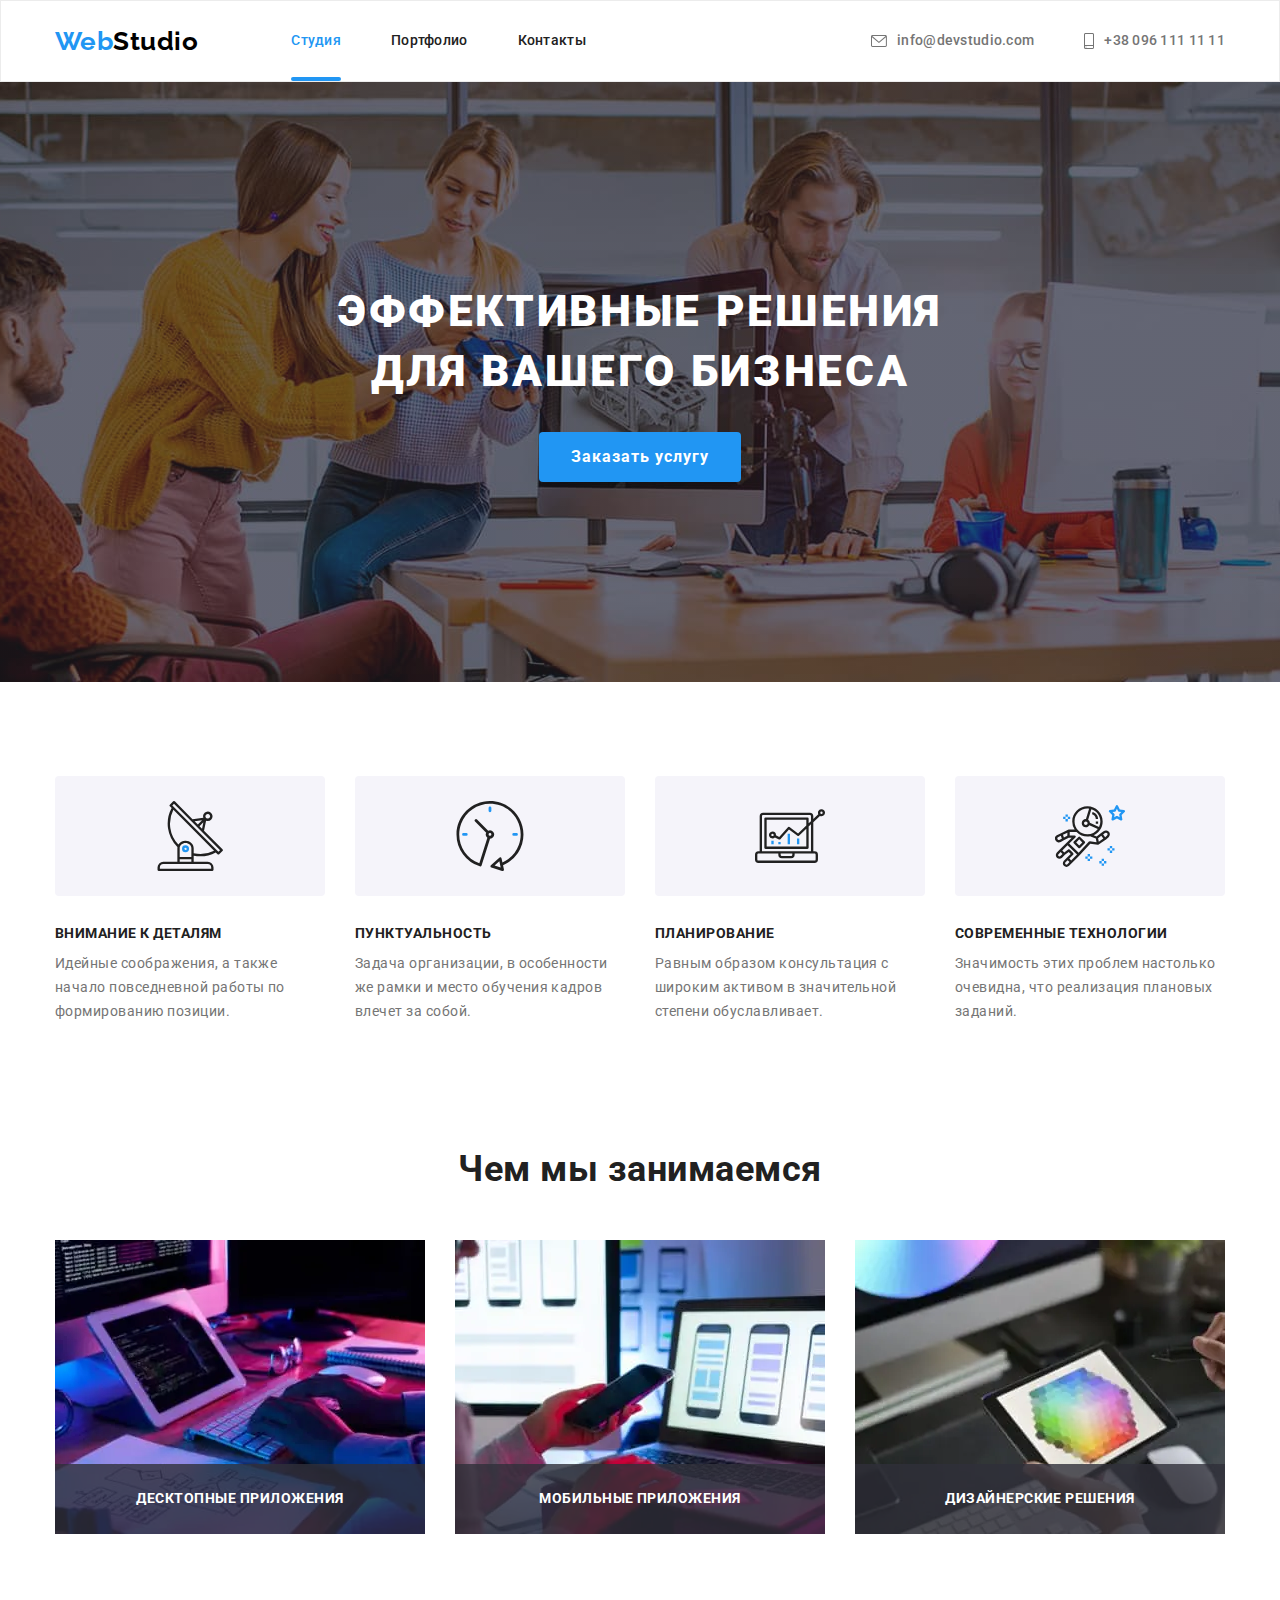
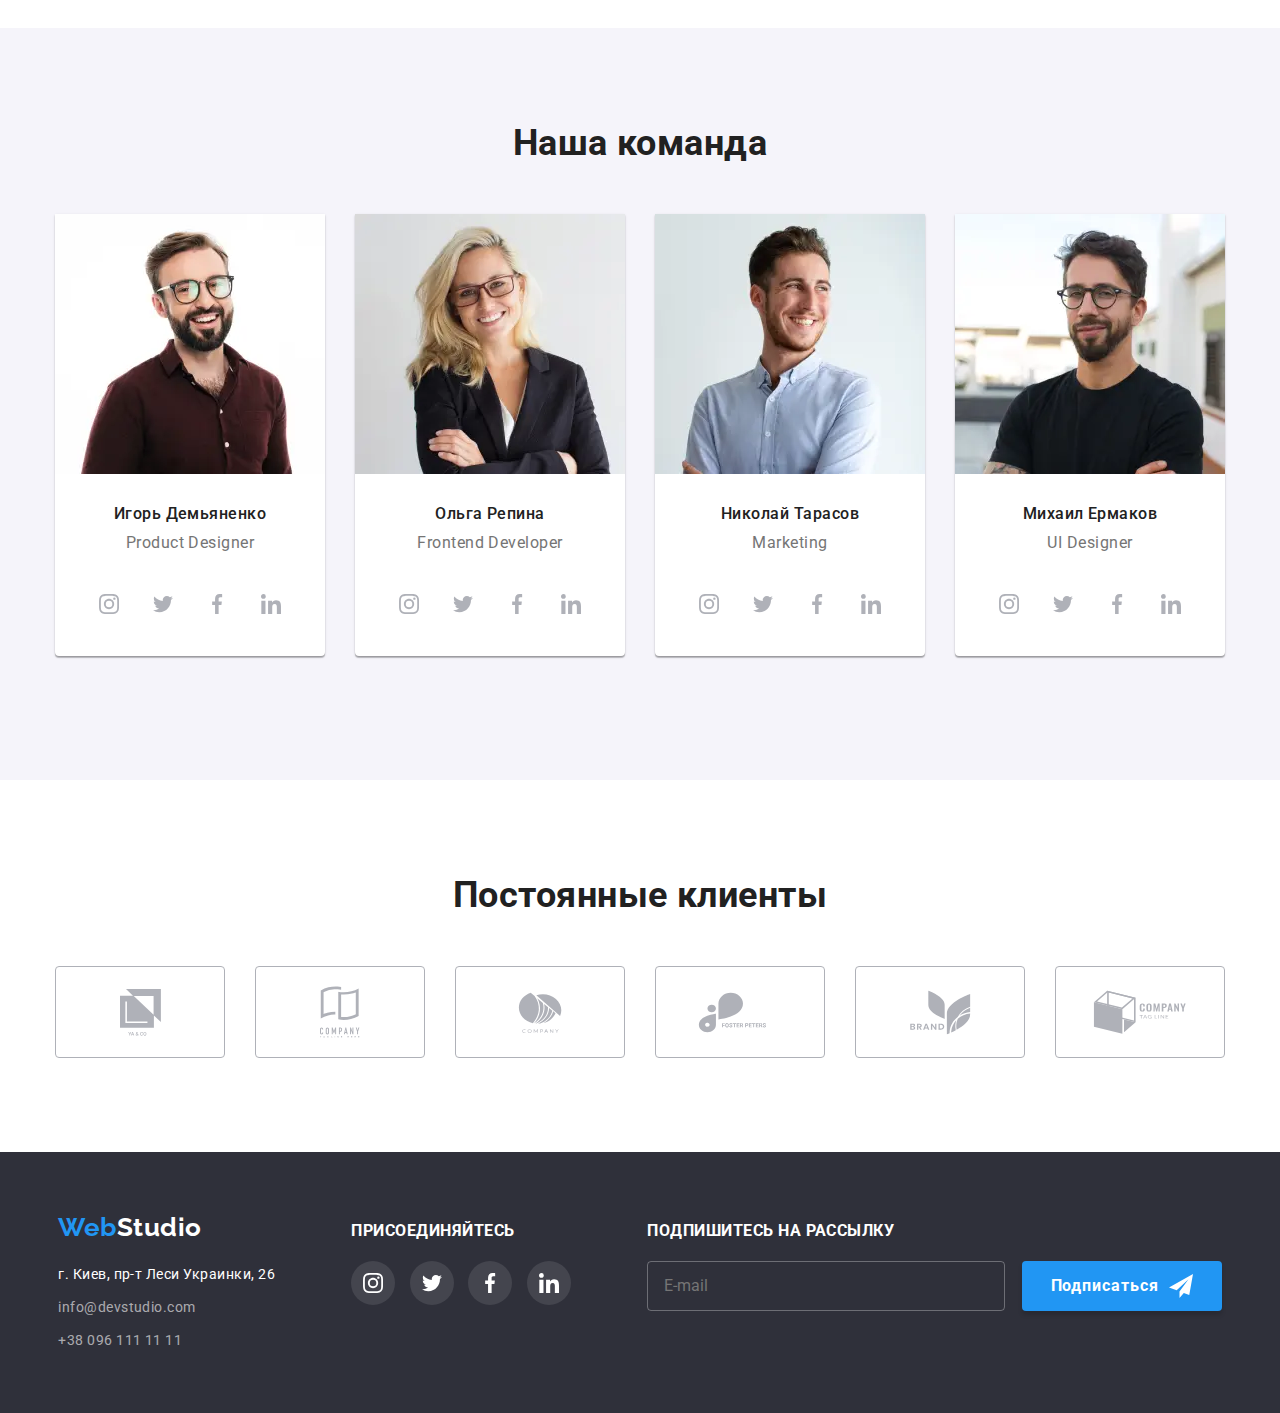
<file: index.html>
<!DOCTYPE html>
<html lang="ru">
  <head>
    <meta charset="UTF-8" />
    <meta http-equiv="X-UA-Compatible" content="IE=edge" />
    <meta name="viewport" content="width=device-width, initial-scale=1.0" />
    <title>Студия</title>

    <link rel="preconnect" href="https://fonts.gstatic.com" />
    <link
      href="https://fonts.googleapis.com/css2?family=Raleway:wght@700&family=Roboto:wght@400;500;700;900&display=swap"
      rel="stylesheet"
    />
    <link
      rel="stylesheet"
      href="https://cdnjs.cloudflare.com/ajax/libs/modern-normalize/1.1.0/modern-normalize.min.css"
    />
    <link
      rel="stylesheet"
      href="https://cdnjs.cloudflare.com/ajax/libs/animate.css/4.1.1/animate.min.css"
    />
    <link rel="stylesheet" href="./css/main.min.css" />
  </head>

  <body>
    <header class="header-wrapper">
      <!--Site navigation-->
      <div class="container nav">
        <nav class="navigation">
          <a href="./index.html" class="logo logo_top" lang="en"
            ><span class="accent">Web</span>Studio</a
          >
          <ul class="navigation__list">
            <li class="navigation__item">
              <a href="./index.html" class="navigation__link current">Студия</a>
            </li>
            <li class="navigation__item">
              <a href="./portfolio.html" class="navigation__link">Портфолио</a>
            </li>
            <li class="navigation__item">
              <a href="#" class="navigation__link">Контакты</a>
            </li>
          </ul>
        </nav>
        <button class="mobile-menu-btn" data-menu-open>
          <svg width="40" height="40" class="mobile-menu-icon">
            <use href="./images/icons.svg#icon-mobile-menu"></use>
          </svg>
        </button>

        <!--Contact info-->

        <ul class="contacts-top">
          <li class="contacts-top__list">
            <a href="mailto:info@devstudio.com" class="contacts-top__link">
              <svg width="16" height="12" class="contacts-top__icon">
                <use href="./images/icons.svg#icon-contacts-envelope"></use>
              </svg>
              info@devstudio.com</a
            >
          </li>
          <li class="contacts-top__list">
            <a href="tel:+380961111111" class="contacts-top__link">
              <svg width="10" height="16" class="contacts-top__icon">
                <use href="./images/icons.svg#icon-contacts-smartphone"></use>
              </svg>
              +38 096 111 11 11</a
            >
          </li>
        </ul>
      </div>
    </header>

    <main>
      <!--Hero-->

      <section class="section hero">
        <h1 class="hero__title">Эффективные решения для вашего бизнеса</h1>
        <button type="button" class="hero__button" data-modal-open>Заказать услугу</button>
      </section>

      <!--Features-->

      <section class="section">
        <div class="container">
          <h2 hidden>Преимущества</h2>
          <ul class="feature">
            <li class="feature-list">
              <div class="feature-thumb">
                <svg width="70" height="70">
                  <use href="./images/icons.svg#icon-features-antenna"></use>
                </svg>
              </div>
              <h3 class="feature-title">Внимание к деталям</h3>
              <p class="feature-text">
                Идейные соображения, а также начало повседневной работы по формированию позиции.
              </p>
            </li>
            <li class="feature-list">
              <div class="feature-thumb">
                <svg width="70" height="70">
                  <use href="./images/icons.svg#icon-features-clock"></use>
                </svg>
              </div>
              <h3 class="feature-title">Пунктуальность</h3>
              <p class="feature-text">
                Задача организации, в особенности же рамки и место обучения кадров влечет за собой.
              </p>
            </li>
            <li class="feature-list">
              <div class="feature-thumb">
                <svg width="70" height="70">
                  <use href="./images/icons.svg#icon-features-diagram"></use>
                </svg>
              </div>
              <h3 class="feature-title">Планирование</h3>
              <p class="feature-text">
                Равным образом консультация с широким активом в значительной степени обуславливает.
              </p>
            </li>
            <li class="feature-list">
              <div class="feature-thumb">
                <svg width="70" height="70">
                  <use href="./images/icons.svg#icon-features-astronaut"></use>
                </svg>
              </div>
              <h3 class="feature-title">Современные технологии</h3>
              <p class="feature-text">
                Значимость этих проблем настолько очевидна, что реализация плановых заданий.
              </p>
            </li>
          </ul>
        </div>
      </section>

      <!--Services-->

      <section class="section services-section">
        <div class="services container">
          <h2 class="section-title">Чем мы занимаемся</h2>
          <ul class="services__list">
            <li class="services__item">
              <picture>
                <source
                  media="(min-width: 1200px)"
                  srcset="./images/box-one.webp 1x, ./images/box-one@2x.webp 2x"
                  type="image/webp"
                />
                <source
                  media="(min-width: 1200px)"
                  srcset="./images/box-one.jpg 1x, ./images/box-one@2x.jpg 2x"
                />

                <img src="./images/box-one.jpg" alt="программирование" width="370" height="294" />
              </picture>

              <div class="services-wrapper">
                <h3 class="services__name">Десктопные приложения</h3>
              </div>
            </li>
            <li class="services__item">
              <picture>
                <source
                  media="(min-width: 1200px)"
                  srcset="./images/box-two.webp 1x, ./images/box-two@2x.webp 2x"
                  type="image/webp"
                />
                <source
                  media="(min-width: 1200px)"
                  srcset="./images/box-two.jpg 1x, ./images/box-two@2x.jpg 2x"
                />

                <img src="./images/box-two.jpg" alt="программирование" width="370" height="294" />
              </picture>

              <div class="services-wrapper">
                <h3 class="services__name">Мобильные приложения</h3>
              </div>
            </li>
            <li class="services__item">
              <picture>
                <source
                  media="(min-width: 1200px)"
                  srcset="./images/box-three.webp 1x, ./images/box-three@2x.webp 2x"
                  type="image/webp"
                />
                <source
                  media="(min-width: 1200px)"
                  srcset="./images/box-three.jpg 1x, ./images/box-three@2x.jpg 2x"
                />

                <img src="./images/box-three.jpg" alt="программирование" width="370" height="294" />
              </picture>

              <div class="services-wrapper">
                <h3 class="services__name">Дизайнерские решения</h3>
              </div>
            </li>
          </ul>
        </div>
      </section>

      <!--Team-->

      <section class="section team">
        <div class="container">
          <h2 class="section-title">Наша команда</h2>
          <ul class="team-list">
            <li class="team-card">
              <picture>
                <source
                  media="(min-width: 1200px)"
                  srcset="./images/desktop/igor.webp 1x, ./images/desktop/igor@2x.webp 2x"
                  type="image/webp"
                />
                <source
                  media="(min-width: 1200px)"
                  srcset="./images/desktop/igor.jpg 1x, ./images/desktop/igor@2x.jpg 2x"
                />
                <source
                  media="(min-width: 768px)"
                  srcset="./images/tablet/igor.webp 1x, ./images/tablet/igor@2x.webp 2x"
                  type="image/webp"
                />
                <source
                  media="(min-width: 768px)"
                  srcset="./images/tablet/igor.jpg 1x, ./images/tablet/igor@2x.jpg 2x"
                />
                <source
                  media="(min-width: 280px)"
                  srcset="./images/mobile/igor.webp 1x, ./images/mobile/igor@2x.webp 2x"
                  type="image/webp"
                />
                <source
                  media="(min-width: 280px)"
                  srcset="./images/mobile/igor.jpg 1x, ./images/mobile/igor@2x.jpg 2x"
                />
                <img src="./images/mobile/igor.jpg" alt="игорь" />
              </picture>

              <h3 class="team-name">Игорь Демьяненко</h3>

              <p lang="en" class="team-job">Product Designer</p>
              <ul class="team-social-platforms">
                <li class="team-social-list">
                  <a
                    href="#"
                    rel="noreferrer noopener nofollow"
                    target="blank"
                    class="team-social-link"
                  >
                    <svg width="20" height="20">
                      <use href="./images/icons.svg#icon-team-instagram"></use>
                    </svg>
                  </a>
                </li>
                <li class="team-social-list">
                  <a
                    href="#"
                    rel="noreferrer noopener nofollow"
                    target="blank"
                    class="team-social-link"
                  >
                    <svg width="20" height="20">
                      <use href="./images/icons.svg#icon-team-twitter"></use>
                    </svg>
                  </a>
                </li>
                <li class="team-social-list">
                  <a
                    href="#"
                    rel="noreferrer noopener nofollow"
                    target="blank"
                    class="team-social-link"
                  >
                    <svg width="20" height="20">
                      <use href="./images/icons.svg#icon-team-facebook"></use>
                    </svg>
                  </a>
                </li>
                <li class="team-social-list">
                  <a
                    href="#"
                    rel="noreferrer noopener nofollow"
                    target="blank"
                    class="team-social-link"
                  >
                    <svg width="20" height="20">
                      <use href="./images/icons.svg#icon-team-linkedin"></use>
                    </svg>
                  </a>
                </li>
              </ul>
            </li>
            <li class="team-card">
              <picture>
                <source
                  media="(min-width: 1200px)"
                  srcset="./images/desktop/olga.webp 1x, ./images/desktop/olga@2x.webp 2x"
                  type="image/webp"
                />
                <source
                  media="(min-width: 1200px)"
                  srcset="./images/desktop/olga.jpg 1x, ./images/desktop/olga@2x.jpg 2x"
                />
                <source
                  media="(min-width: 768px)"
                  srcset="./images/tablet/olga.webp 1x, ./images/tablet/olga@2x.webp 2x"
                  type="image/webp"
                />
                <source
                  media="(min-width: 768px)"
                  srcset="./images/tablet/olga.jpg 1x, ./images/tablet/olga@2x.jpg 2x"
                />
                <source
                  media="(min-width: 280px)"
                  srcset="./images/mobile/olga.webp 1x, ./images/mobile/olga@2x.webp 2x"
                  type="image/webp"
                />
                <source
                  media="(min-width: 280px)"
                  srcset="./images/mobile/olga.jpg 1x, ./images/mobile/olga@2x.jpg 2x"
                />
                <img src="./images/mobile/olga.jpg" alt="ольга" />
              </picture>

              <h3 class="team-name">Ольга Репина</h3>

              <p lang="en" class="team-job">Frontend Developer</p>
              <ul class="team-social-platforms">
                <li class="team-social-list">
                  <a
                    href="#"
                    rel="noreferrer noopener nofollow"
                    target="blank"
                    class="team-social-link"
                  >
                    <svg width="20" height="20">
                      <use href="./images/icons.svg#icon-team-instagram"></use>
                    </svg>
                  </a>
                </li>
                <li class="team-social-list">
                  <a
                    href="#"
                    rel="noreferrer noopener nofollow"
                    target="blank"
                    class="team-social-link"
                  >
                    <svg width="20" height="20">
                      <use href="./images/icons.svg#icon-team-twitter"></use>
                    </svg>
                  </a>
                </li>
                <li class="team-social-list">
                  <a
                    href="#"
                    rel="noreferrer noopener nofollow"
                    target="blank"
                    class="team-social-link"
                  >
                    <svg width="20" height="20">
                      <use href="./images/icons.svg#icon-team-facebook"></use>
                    </svg>
                  </a>
                </li>
                <li class="team-social-list">
                  <a
                    href="#"
                    rel="noreferrer noopener nofollow"
                    target="blank"
                    class="team-social-link"
                  >
                    <svg width="20" height="20">
                      <use href="./images/icons.svg#icon-team-linkedin"></use>
                    </svg>
                  </a>
                </li>
              </ul>
            </li>
            <li class="team-card">
              <picture>
                <source
                  media="(min-width: 1200px)"
                  srcset="./images/desktop/nikolay.webp 1x, ./images/desktop/nikolay@2x.webp 2x"
                  type="image/webp"
                />
                <source
                  media="(min-width: 1200px)"
                  srcset="./images/desktop/nikolay.jpg 1x, ./images/desktop/nikolay@2x.jpg 2x"
                />
                <source
                  media="(min-width: 768px)"
                  srcset="./images/tablet/nikolay.webp 1x, ./images/tablet/nikolay@2x.webp 2x"
                  type="image/webp"
                />
                <source
                  media="(min-width: 768px)"
                  srcset="./images/tablet/nikolay.jpg 1x, ./images/tablet/nikolay@2x.jpg 2x"
                />
                <source
                  media="(min-width: 280px)"
                  srcset="./images/mobile/nikolay.webp 1x, ./images/mobile/nikolay@2x.webp 2x"
                  type="image/webp"
                />
                <source
                  media="(min-width: 280px)"
                  srcset="./images/mobile/nikolay.jpg 1x, ./images/mobile/nikolay@2x.jpg 2x"
                />
                <img src="./images/mobile/nikolay.jpg" alt="николай" />
              </picture>

              <h3 class="team-name">Николай Тарасов</h3>

              <p lang="en" class="team-job">Marketing</p>
              <ul class="team-social-platforms">
                <li class="team-social-list">
                  <a
                    href="#"
                    rel="noreferrer noopener nofollow"
                    target="blank"
                    class="team-social-link"
                  >
                    <svg width="20" height="20">
                      <use href="./images/icons.svg#icon-team-instagram"></use>
                    </svg>
                  </a>
                </li>
                <li class="team-social-list">
                  <a
                    href="#"
                    rel="noreferrer noopener nofollow"
                    target="blank"
                    class="team-social-link"
                  >
                    <svg width="20" height="20">
                      <use href="./images/icons.svg#icon-team-twitter"></use>
                    </svg>
                  </a>
                </li>
                <li class="team-social-list">
                  <a
                    href="#"
                    rel="noreferrer noopener nofollow"
                    target="blank"
                    class="team-social-link"
                  >
                    <svg width="20" height="20">
                      <use href="./images/icons.svg#icon-team-facebook"></use>
                    </svg>
                  </a>
                </li>
                <li class="team-social-list">
                  <a
                    href="#"
                    rel="noreferrer noopener nofollow"
                    target="blank"
                    class="team-social-link"
                  >
                    <svg width="20" height="20">
                      <use href="./images/icons.svg#icon-team-linkedin"></use>
                    </svg>
                  </a>
                </li>
              </ul>
            </li>
            <li class="team-card">
              <picture>
                <source
                  media="(min-width: 1200px)"
                  srcset="./images/desktop/mikhail.webp 1x, ./images/desktop/mikhail@2x.webp 2x"
                  type="image/webp"
                />
                <source
                  media="(min-width: 1200px)"
                  srcset="./images/desktop/mikhail.jpg 1x, ./images/desktop/mikhail@2x.jpg 2x"
                />
                <source
                  media="(min-width: 768px)"
                  srcset="./images/tablet/mikhail.webp 1x, ./images/tablet/mikhail@2x.webp 2x"
                  type="image/webp"
                />
                <source
                  media="(min-width: 768px)"
                  srcset="./images/tablet/mikhail.jpg 1x, ./images/tablet/mikhail@2x.jpg 2x"
                />
                <source
                  media="(min-width: 280px)"
                  srcset="./images/mobile/mikhail.webp 1x, ./images/mobile/mikhail@2x.webp 2x"
                  type="image/webp"
                />
                <source
                  media="(min-width: 280px)"
                  srcset="./images/mobile/mikhail.jpg 1x, ./images/mobile/mikhail@2x.jpg 2x"
                />
                <img src="./images/mobile/mikhail.jpg" alt="михаил" />
              </picture>

              <h3 class="team-name">Михаил Ермаков</h3>

              <p lang="en" class="team-job">UI Designer</p>
              <ul class="team-social-platforms">
                <li class="team-social-list">
                  <a
                    href="#"
                    rel="noreferrer noopener nofollow"
                    target="blank"
                    class="team-social-link"
                  >
                    <svg width="20" height="20">
                      <use href="./images/icons.svg#icon-team-instagram"></use>
                    </svg>
                  </a>
                </li>
                <li class="team-social-list">
                  <a
                    href="#"
                    rel="noreferrer noopener nofollow"
                    target="blank"
                    class="team-social-link"
                  >
                    <svg width="20" height="20">
                      <use href="./images/icons.svg#icon-team-twitter"></use>
                    </svg>
                  </a>
                </li>
                <li class="team-social-list">
                  <a
                    href="#"
                    rel="noreferrer noopener nofollow"
                    target="blank"
                    class="team-social-link"
                  >
                    <svg width="20" height="20">
                      <use href="./images/icons.svg#icon-team-facebook"></use>
                    </svg>
                  </a>
                </li>
                <li class="team-social-list">
                  <a
                    href="#"
                    rel="noreferrer noopener nofollow"
                    target="blank"
                    class="team-social-link"
                  >
                    <svg width="20" height="20">
                      <use href="./images/icons.svg#icon-team-linkedin"></use>
                    </svg>
                  </a>
                </li>
              </ul>
            </li>
          </ul>
        </div>
      </section>

      <!--Clients-->

      <section class="section clients">
        <div class="container">
          <h2 class="section-title">Постоянные клиенты</h2>
          <ul class="clients-list">
            <li class="clients-item">
              <a href="#" rel="noreferrer noopener nofollow" target="blank" class="clients-link">
                <svg width="41" height="47">
                  <use href="./images/icons.svg#icon-client-logo1"></use>
                </svg>
              </a>
            </li>
            <li class="clients-item">
              <a href="#" rel="noreferrer noopener nofollow" target="blank" class="clients-link">
                <svg width="40" height="52">
                  <use href="./images/icons.svg#icon-client-logo2"></use>
                </svg>
              </a>
            </li>
            <li class="clients-item">
              <a href="#" rel="noreferrer noopener nofollow" target="blank" class="clients-link">
                <svg width="44" height="41">
                  <use href="./images/icons.svg#icon-client-logo3"></use>
                </svg>
              </a>
            </li>
            <li class="clients-item">
              <a href="#" rel="noreferrer noopener nofollow" target="blank" class="clients-link">
                <svg width="85" height="41">
                  <use href="./images/icons.svg#icon-client-logo4"></use>
                </svg>
              </a>
            </li>
            <li class="clients-item">
              <a href="#" rel="noreferrer noopener nofollow" target="blank" class="clients-link">
                <svg width="63" height="45">
                  <use href="./images/icons.svg#icon-client-logo5"></use>
                </svg>
              </a>
            </li>
            <li class="clients-item">
              <a href="#" rel="noreferrer noopener nofollow" target="blank" class="clients-link">
                <svg width="94" height="44">
                  <use href="./images/icons.svg#icon-client-logo6"></use>
                </svg>
              </a>
            </li>
          </ul>
        </div>
      </section>
    </main>

    <!-- Footer-->

    <footer class="footer">
      <!--Contact info-->
      <div class="container footer-container">
        <div class="footer-align footer-contacts">
          <a href="./index.html" class="logo logo_bottom" lang="en">
            <span class="accent">Web</span>Studio</a
          >
          <address>
            <ul class="contacts-bottom">
              <li class="contacts-bottom__item">
                <a
                  href="https://goo.gl/maps/jEdPPyK6STt1C7y49"
                  rel="noreferrer noopener nofollow"
                  target="blank"
                  class="address"
                  >г. Киев, пр-т Леси Украинки, 26</a
                >
              </li>

              <li class="contacts-bottom__item">
                <a href="mailto:info@devstudio.com" class="link">info@devstudio.com</a>
              </li>
              <li class="contacts-bottom__item">
                <a href="tel:+380961111111" class="link">+38 096 111 11 11</a>
              </li>
            </ul>
          </address>
        </div>
        <div class="footer-align">
          <h4 class="footer-title">присоединяйтесь</h4>
          <ul class="follow">
            <li class="follow__item">
              <a href="#" rel="noreferrer noopener nofollow" target="blank" class="follow__link">
                <svg width="20" height="20">
                  <use href="./images/icons.svg#icon-follow-instagram"></use>
                </svg>
              </a>
            </li>
            <li class="follow__item">
              <a href="#" rel="noreferrer noopener nofollow" target="blank" class="follow__link">
                <svg width="20" height="20">
                  <use href="./images/icons.svg#icon-follow-twitter"></use>
                </svg>
              </a>
            </li>
            <li class="follow__item">
              <a href="#" rel="noreferrer noopener nofollow" target="blank" class="follow__link">
                <svg width="20" height="20">
                  <use href="./images/icons.svg#icon-follow-facebook"></use>
                </svg>
              </a>
            </li>
            <li class="follow__item">
              <a href="#" rel="noreferrer noopener nofollow" target="blank" class="follow__link">
                <svg width="20" height="20">
                  <use href="./images/icons.svg#icon-follow-linkedin"></use>
                </svg>
              </a>
            </li>
          </ul>
        </div>
        <div class="footer-align">
          <div class="signup">
            <h4 class="footer-title signup-item">Подпишитесь на рассылку</h4>
            <form class="signup-form" action="#">
              <input
                class="signup-area"
                type="email"
                placeholder="E-mail"
                name="user-email"
                required
              />
              <button type="submit" class="signup-button">
                <span class="signup-button-title">Подписаться</span>
                <svg width="24" height="24">
                  <use href="./images/icons.svg#icon-telegram"></use>
                </svg>
              </button>
            </form>
          </div>
        </div>
      </div>
    </footer>

    <!--Modal-->

    <div class="backdrop is-hidden" data-modal>
      <div class="modal">
        <button type="button" class="close-btn" data-modal-close>
          <svg width="11" height="11">
            <use href="./images/icons.svg#icon-close-btn"></use>
          </svg>
        </button>

        <p class="modal-header">Оставьте свои данные, мы вам перезвоним</p>

        <form class="user-contact-form">
          <label class="form-label"
            >Имя
            <span class="form-label-wrapper">
              <input
                type="text"
                class="contact-form-input"
                name="username"
                minlength="2"
                title="Минимум 2 символа"
                required
              />
              <svg width="18" height="18" class="contact-form-icon">
                <use href="./images/icons.svg#icon-person"></use>
              </svg>
            </span>
          </label>

          <label class="form-label"
            >Телефон
            <span class="form-label-wrapper">
              <input
                type="tel"
                class="contact-form-input"
                name="tel"
                title="Формат 000-000-00-00"
                required
              />
              <svg width="18" height="18" class="contact-form-icon">
                <use href="./images/icons.svg#icon-phone"></use>
              </svg>
            </span>
          </label>

          <label class="form-label"
            >Почта
            <span class="form-label-wrapper">
              <input type="email" class="contact-form-input" name="email" required />
              <svg width="18" height="18" class="contact-form-icon">
                <use href="./images/icons.svg#icon-email"></use>
              </svg>
            </span>
          </label>

          <label for="user_comments" class="form-label">Комментарий</label>
          <textarea
            class="comment-input"
            name="password"
            id="user_comments"
            placeholder="Введите текст"
          ></textarea>

          <label class="modal-checkbox-field">
            <input type="checkbox" class="modal-checkbox" name="agreement" />
            <span class="modal-checkbox-icon"></span>
            <span class="modal-checkbox-remark">
              Соглашаюсь с рассылкой и принимаю&nbsp;<a
                href="#"
                rel="noreferrer noopener nofollow"
                target="blank"
                >Условия договора</a
              >
            </span>
          </label>

          <button type="submit" class="user-submit-btn">Отправить</button>
        </form>
      </div>
    </div>

    <!--Mobile Menu-->
    <div class="mobile-menu" data-menu>
      <div class="container mobile-menu-container">
        <button type="button" class="mobile-menu-close-btn" data-menu-close>
          <svg width="11" height="11">
            <use href="./images/icons.svg#icon-close-btn"></use>
          </svg>
        </button>

        <ul class="mobile-nav">
          <li class="mobile-nav__list">
            <a href="./index.html" class="mobile-nav__link">Студия</a>
          </li>
          <li class="mobile-nav__list">
            <a href="./portfolio.html" class="mobile-nav__link">Портфолио</a>
          </li>
          <li class="mobile-nav__list">
            <a href="#" class="mobile-nav__link">Контакты</a>
          </li>
        </ul>

        <ul class="mobile-contacts">
          <li class="mobile-contacts__item">
            <a href="tel:+380961111111" class="link mobile-contacts__tel">+38 096 111 11 11</a>
          </li>
          <li class="mobile-contacts__item">
            <a href="mailto:info@devstudio.com" class="link mobile-contacts__email"
              >info@devstudio.com</a
            >
          </li>
        </ul>

        <ul class="mobile-social-links">
          <li class="mobile-social-links__item">
            <a href="#" class="link mobile-social-links__link">Instagram</a>
          </li>
          <li class="mobile-social-links__item">
            <a href="#" class="link mobile-social-links__link">Twitter</a>
          </li>
          <li class="mobile-social-links__item">
            <a href="#" class="link mobile-social-links__link">Facebook</a>
          </li>
          <li class="mobile-social-links__item">
            <a href="#" class="link mobile-social-links__link">LinkedIn</a>
          </li>
        </ul>
      </div>
    </div>
    <script src="./js/modal.js"></script>
    <script src="./js/menu.js"></script>
  </body>
</html>
</file>
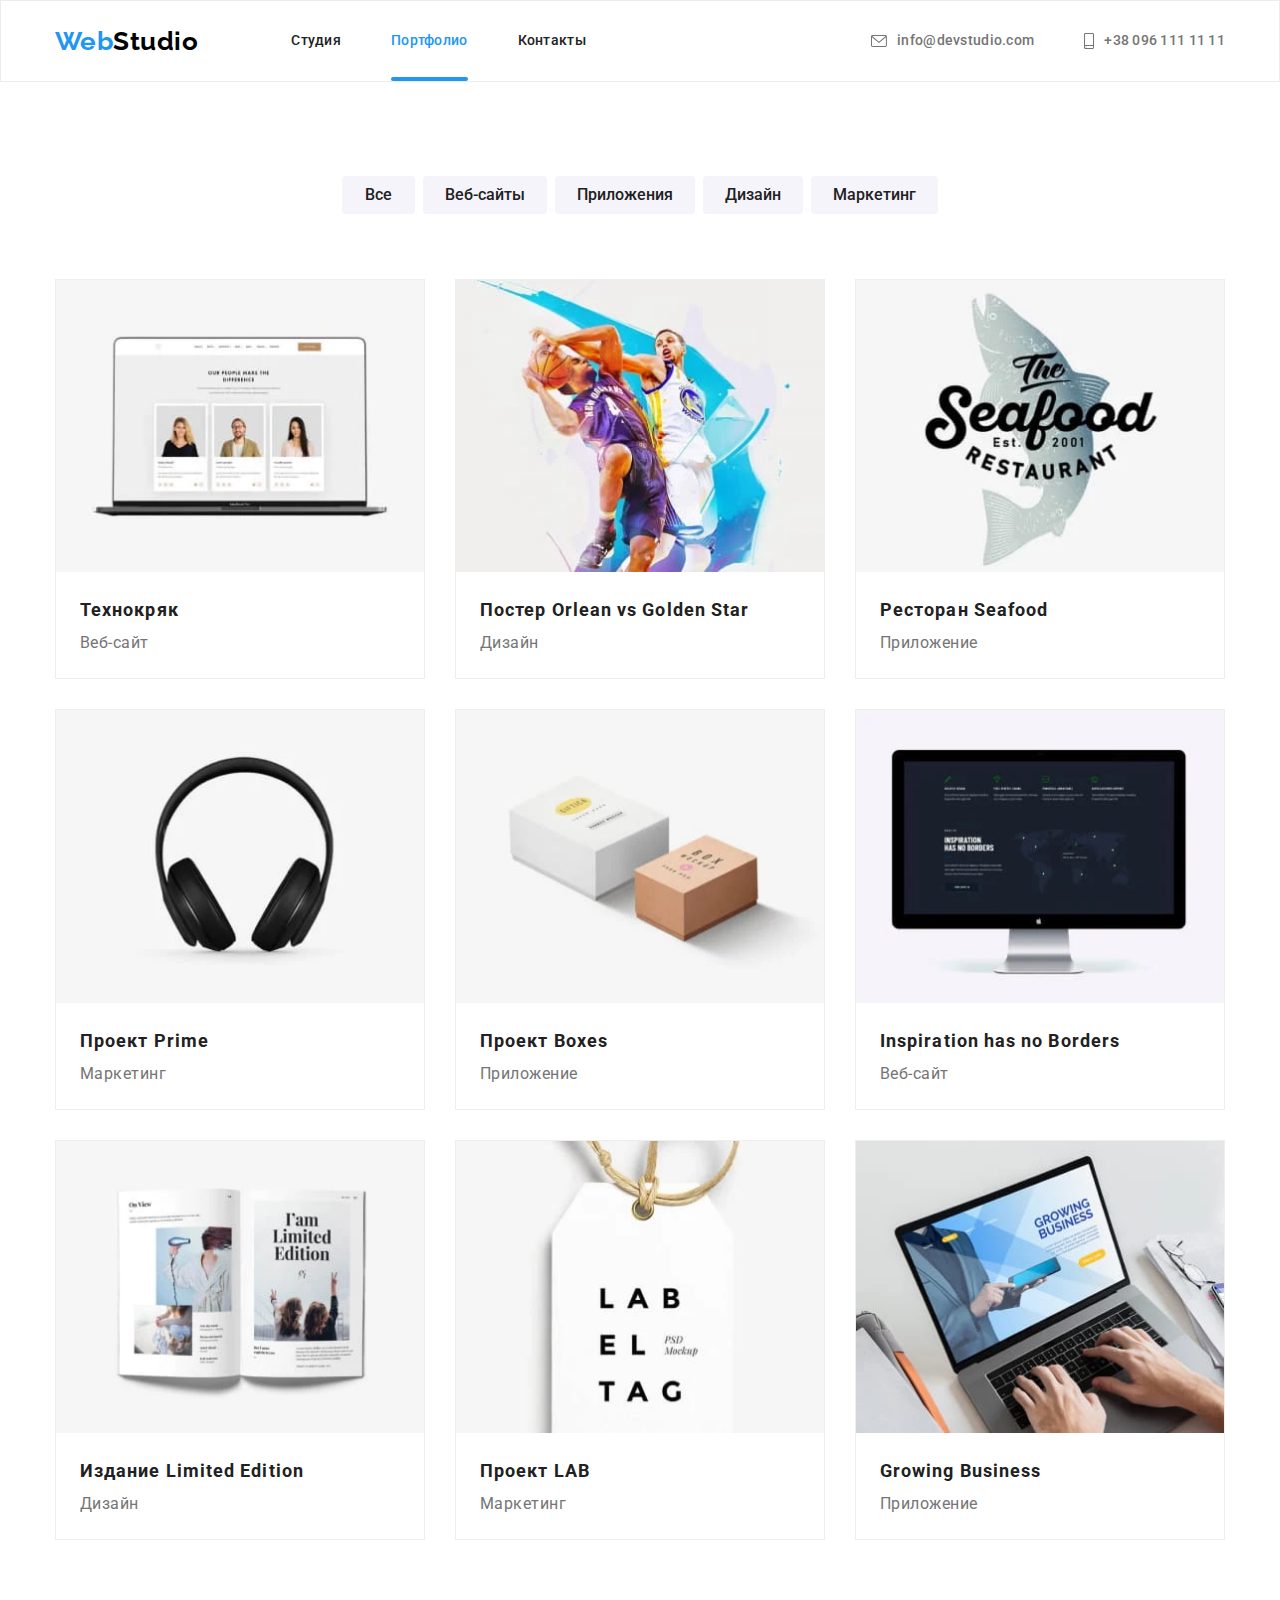
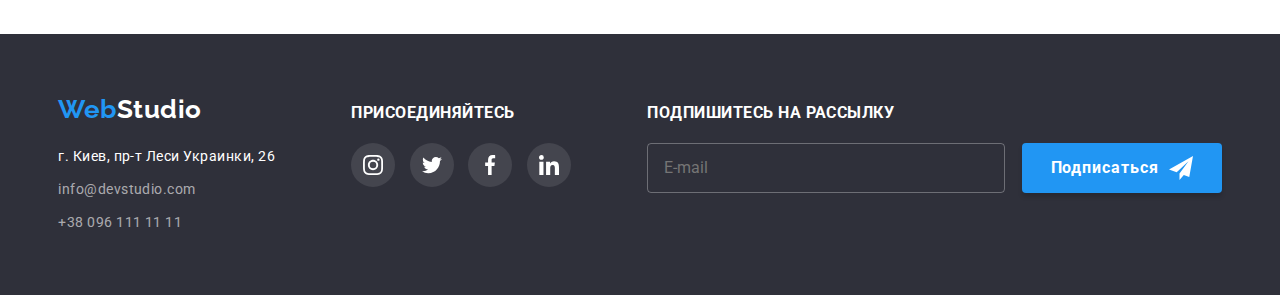
<file: portfolio.html>
<!DOCTYPE html>
<html lang="ru">
  <head>
    <meta charset="UTF-8" />
    <meta http-equiv="X-UA-Compatible" content="IE=edge" />
    <meta name="viewport" content="width=device-width, initial-scale=1.0" />
    <title>Портфолио</title>

    <link rel="preconnect" href="https://fonts.gstatic.com" />
    <link
      href="https://fonts.googleapis.com/css2?family=Raleway:wght@700&family=Roboto:wght@400;500;700;900&display=swap"
      rel="stylesheet"
    />
    <link
      rel="stylesheet"
      href="https://cdnjs.cloudflare.com/ajax/libs/modern-normalize/1.1.0/modern-normalize.min.css"
    />
    <link
      rel="stylesheet"
      href="https://cdnjs.cloudflare.com/ajax/libs/animate.css/4.1.1/animate.min.css"
    />
    <link rel="stylesheet" href="./css/main.min.css" />
  </head>

  <body>
    <header class="header-wrapper">
      <!--Site navigation-->
      <div class="container nav">
        <nav class="navigation">
          <a href="./index.html" class="logo logo_top" lang="en"
            ><span class="accent">Web</span>Studio</a
          >
          <ul class="navigation__list">
            <li class="navigation__item">
              <a href="./index.html" class="navigation__link">Студия</a>
            </li>
            <li class="navigation__item">
              <a href="./portfolio.html" class="navigation__link current">Портфолио</a>
            </li>
            <li class="navigation__item">
              <a href="#" class="navigation__link">Контакты</a>
            </li>
          </ul>
        </nav>
        <button class="mobile-menu-btn" data-menu-open>
          <svg width="40" height="40" class="mobile-menu-icon">
            <use href="./images/icons.svg#icon-mobile-menu"></use>
          </svg>
        </button>

        <!--Contact info-->

        <ul class="contacts-top">
          <li class="contacts-top__list">
            <a href="mailto:info@devstudio.com" class="contacts-top__link">
              <svg width="16" height="12" class="contacts-top__icon">
                <use href="./images/icons.svg#icon-contacts-envelope"></use>
              </svg>
              info@devstudio.com</a
            >
          </li>
          <li class="contacts-top__list">
            <a href="tel:+380961111111" class="contacts-top__link">
              <svg width="10" height="16" class="contacts-top__icon">
                <use href="./images/icons.svg#icon-contacts-smartphone"></use>
              </svg>
              +38 096 111 11 11</a
            >
          </li>
        </ul>
      </div>
    </header>

    <main>
      <!--Projects Filter-->
      <section class="section">
        <div class="container">
          <h1 hidden>Портфолио</h1>
          <ul class="filter">
            <li class="filter__item">
              <button type="button" class="filter__button">Все</button>
            </li>
            <li class="filter__item">
              <button type="button" class="filter__button">Веб-сайты</button>
            </li>
            <li class="filter__item">
              <button type="button" class="filter__button">Приложения</button>
            </li>
            <li class="filter__item">
              <button type="button" class="filter__button">Дизайн</button>
            </li>
            <li class="filter__item">
              <button type="button" class="filter__button">Маркетинг</button>
            </li>
          </ul>

          <ul class="projects">
            <li class="card">
              <a href="#" class="link card-link-wrap">
                <div class="card-image-wrap">
                  <picture>
                    <source
                      media="(min-width: 1200px)"
                      srcset="
                        ./images/desktop/portfolio/project-tehnokriak.webp    1x,
                        ./images/desktop/portfolio/project-tehnokriak@2x.webp 2x
                      "
                      type="image/webp"
                    />
                    <source
                      media="(min-width: 1200px)"
                      srcset="
                        ./images/desktop/portfolio/project-tehnokriak.jpg    1x,
                        ./images/desktop/portfolio/project-tehnokriak@2x.jpg 2x
                      "
                    />
                    <source
                      media="(min-width: 768px)"
                      srcset="
                        ./images/tablet/portfolio/project-tehnokriak.webp    1x,
                        ./images/tablet/portfolio/project-tehnokriak@2x.webp 2x
                      "
                      type="image/webp"
                    />
                    <source
                      media="(min-width: 768px)"
                      srcset="
                        ./images/tablet/portfolio/project-tehnokriak.jpg    1x,
                        ./images/tablet/portfolio/project-tehnokriak@2x.jpg 2x
                      "
                    />
                    <source
                      media="(min-width: 280px)"
                      srcset="
                        ./images/mobile/portfolio/project-tehnokriak.webp    1x,
                        ./images/mobile/portfolio/project-tehnokriak@2x.webp 2x
                      "
                      type="image/webp"
                    />
                    <source
                      media="(min-width: 280px)"
                      srcset="
                        ./images/mobile/portfolio/project-tehnokriak.jpg    1x,
                        ./images/mobile/portfolio/project-tehnokriak@2x.jpg 2x
                      "
                    />
                    <img src="./images/mobile/portfolio/project-tehnokriak.jpg" alt="технокряк" />
                  </picture>

                  <p class="overlay">
                    Технокряк это современная площадка распространения коронавируса. Компании
                    используют эту платформу для цифрового шпионажа и атак на защищённые сервера
                    конкурентов.
                  </p>
                </div>

                <div class="details">
                  <h2 class="title">Технокряк</h2>
                  <p class="type">Веб-сайт</p>
                </div>
              </a>
            </li>
            <li class="card">
              <a href="#" class="link card-link-wrap">
                <div class="card-image-wrap">
                  <picture>
                    <source
                      media="(min-width: 1200px)"
                      srcset="
                        ./images/desktop/portfolio/project-poster.webp    1x,
                        ./images/desktop/portfolio/project-poster@2x.webp 2x
                      "
                      type="image/webp"
                    />
                    <source
                      media="(min-width: 1200px)"
                      srcset="
                        ./images/desktop/portfolio/project-poster.jpg    1x,
                        ./images/desktop/portfolio/project-poster@2x.jpg 2x
                      "
                    />
                    <source
                      media="(min-width: 768px)"
                      srcset="
                        ./images/tablet/portfolio/project-poster.webp    1x,
                        ./images/tablet/portfolio/project-poster@2x.webp 2x
                      "
                      type="image/webp"
                    />
                    <source
                      media="(min-width: 768px)"
                      srcset="
                        ./images/tablet/portfolio/project-poster.jpg    1x,
                        ./images/tablet/portfolio/project-poster@2x.jpg 2x
                      "
                    />
                    <source
                      media="(min-width: 280px)"
                      srcset="
                        ./images/mobile/portfolio/project-poster.webp    1x,
                        ./images/mobile/portfolio/project-poster@2x.webp 2x
                      "
                      type="image/webp"
                    />
                    <source
                      media="(min-width: 280px)"
                      srcset="
                        ./images/mobile/portfolio/project-poster.jpg    1x,
                        ./images/mobile/portfolio/project-poster@2x.jpg 2x
                      "
                    />
                    <img src="./images/mobile/portfolio/project-poster.jpg" alt="постер" />
                  </picture>

                  <p class="overlay">
                    Lorem ipsum dolor sit amet consectetur adipisicing elit. Porro totam commodi
                    sapiente quia blanditiis! Minus facilis autem vel sit eius.
                  </p>
                </div>

                <div class="details">
                  <h2 class="title">Постер <span lang="en">Orlean vs Golden Star</span></h2>
                  <p class="type">Дизайн</p>
                </div>
              </a>
            </li>
            <li class="card">
              <a href="#" class="link card-link-wrap">
                <div class="card-image-wrap">
                  <picture>
                    <source
                      media="(min-width: 1200px)"
                      srcset="
                        ./images/desktop/portfolio/project-seafood.webp    1x,
                        ./images/desktop/portfolio/project-seafood@2x.webp 2x
                      "
                      type="image/webp"
                    />
                    <source
                      media="(min-width: 1200px)"
                      srcset="
                        ./images/desktop/portfolio/project-seafood.jpg    1x,
                        ./images/desktop/portfolio/project-seafood@2x.jpg 2x
                      "
                    />
                    <source
                      media="(min-width: 768px)"
                      srcset="
                        ./images/tablet/portfolio/project-seafood.webp    1x,
                        ./images/tablet/portfolio/project-seafood@2x.webp 2x
                      "
                      type="image/webp"
                    />
                    <source
                      media="(min-width: 768px)"
                      srcset="
                        ./images/tablet/portfolio/project-seafood.jpg    1x,
                        ./images/tablet/portfolio/project-seafood@2x.jpg 2x
                      "
                    />
                    <source
                      media="(min-width: 280px)"
                      srcset="
                        ./images/mobile/portfolio/project-seafood.webp    1x,
                        ./images/mobile/portfolio/project-seafood@2x.webp 2x
                      "
                      type="image/webp"
                    />
                    <source
                      media="(min-width: 280px)"
                      srcset="
                        ./images/mobile/portfolio/project-seafood.jpg    1x,
                        ./images/mobile/portfolio/project-seafood@2x.jpg 2x
                      "
                    />
                    <img
                      src="./images/mobile/portfolio/project-seafood.jpg"
                      alt="рыбный ресторан"
                    />
                  </picture>

                  <p class="overlay">
                    Lorem ipsum dolor sit amet consectetur adipisicing elit. Porro totam commodi
                    sapiente quia blanditiis! Minus facilis autem vel sit eius.
                  </p>
                </div>

                <div class="details">
                  <h2 class="title">Ресторан <span lang="en">Seafood</span></h2>
                  <p class="type">Приложение</p>
                </div>
              </a>
            </li>
            <li class="card">
              <a href="#" class="link card-link-wrap">
                <div class="card-image-wrap">
                  <picture>
                    <source
                      media="(min-width: 1200px)"
                      srcset="
                        ./images/desktop/portfolio/project-prime.webp    1x,
                        ./images/desktop/portfolio/project-prime@2x.webp 2x
                      "
                      type="image/webp"
                    />
                    <source
                      media="(min-width: 1200px)"
                      srcset="
                        ./images/desktop/portfolio/project-prime.jpg    1x,
                        ./images/desktop/portfolio/project-prime@2x.jpg 2x
                      "
                    />
                    <source
                      media="(min-width: 768px)"
                      srcset="
                        ./images/tablet/portfolio/project-prime.webp    1x,
                        ./images/tablet/portfolio/project-prime@2x.webp 2x
                      "
                      type="image/webp"
                    />
                    <source
                      media="(min-width: 768px)"
                      srcset="
                        ./images/tablet/portfolio/project-prime.jpg    1x,
                        ./images/tablet/portfolio/project-prime@2x.jpg 2x
                      "
                    />
                    <source
                      media="(min-width: 280px)"
                      srcset="
                        ./images/mobile/portfolio/project-prime.webp    1x,
                        ./images/mobile/portfolio/project-prime@2x.webp 2x
                      "
                      type="image/webp"
                    />
                    <source
                      media="(min-width: 280px)"
                      srcset="
                        ./images/mobile/portfolio/project-prime.jpg    1x,
                        ./images/mobile/portfolio/project-prime@2x.jpg 2x
                      "
                    />
                    <img src="./images/mobile/portfolio/project-prime.jpg" alt="проект прайм" />
                  </picture>

                  <p class="overlay">
                    Lorem ipsum dolor sit amet consectetur adipisicing elit. Porro totam commodi
                    sapiente quia blanditiis! Minus facilis autem vel sit eius.
                  </p>
                </div>

                <div class="details">
                  <h2 class="title">Проект <span lang="en">Prime</span></h2>
                  <p class="type">Маркетинг</p>
                </div>
              </a>
            </li>
            <li class="card">
              <a href="#" class="link card-link-wrap">
                <div class="card-image-wrap">
                  <picture>
                    <source
                      media="(min-width: 1200px)"
                      srcset="
                        ./images/desktop/portfolio/project-boxes.webp    1x,
                        ./images/desktop/portfolio/project-boxes@2x.webp 2x
                      "
                      type="image/webp"
                    />
                    <source
                      media="(min-width: 1200px)"
                      srcset="
                        ./images/desktop/portfolio/project-boxes.jpg    1x,
                        ./images/desktop/portfolio/project-boxes@2x.jpg 2x
                      "
                    />
                    <source
                      media="(min-width: 768px)"
                      srcset="
                        ./images/tablet/portfolio/project-boxes.webp    1x,
                        ./images/tablet/portfolio/project-boxes@2x.webp 2x
                      "
                      type="image/webp"
                    />
                    <source
                      media="(min-width: 768px)"
                      srcset="
                        ./images/tablet/portfolio/project-boxes.jpg    1x,
                        ./images/tablet/portfolio/project-boxes@2x.jpg 2x
                      "
                    />
                    <source
                      media="(min-width: 280px)"
                      srcset="
                        ./images/mobile/portfolio/project-boxes.webp    1x,
                        ./images/mobile/portfolio/project-boxes@2x.webp 2x
                      "
                      type="image/webp"
                    />
                    <source
                      media="(min-width: 280px)"
                      srcset="
                        ./images/mobile/portfolio/project-boxes.jpg    1x,
                        ./images/mobile/portfolio/project-boxes@2x.jpg 2x
                      "
                    />
                    <img src="./images/mobile/portfolio/project-boxes.jpg" alt="проект бокс" />
                  </picture>

                  <p class="overlay">
                    Lorem ipsum dolor sit amet consectetur adipisicing elit. Porro totam commodi
                    sapiente quia blanditiis! Minus facilis autem vel sit eius.
                  </p>
                </div>

                <div class="details">
                  <h2 class="title">Проект Boxes</h2>
                  <p class="type">Приложение</p>
                </div>
              </a>
            </li>
            <li class="card">
              <a href="#" class="link card-link-wrap">
                <div class="card-image-wrap">
                  <picture>
                    <source
                      media="(min-width: 1200px)"
                      srcset="
                        ./images/desktop/portfolio/project-mac.webp    1x,
                        ./images/desktop/portfolio/project-mac@2x.webp 2x
                      "
                      type="image/webp"
                    />
                    <source
                      media="(min-width: 1200px)"
                      srcset="
                        ./images/desktop/portfolio/project-mac.jpg    1x,
                        ./images/desktop/portfolio/project-mac@2x.jpg 2x
                      "
                    />
                    <source
                      media="(min-width: 768px)"
                      srcset="
                        ./images/tablet/portfolio/project-mac.webp    1x,
                        ./images/tablet/portfolio/project-mac@2x.webp 2x
                      "
                      type="image/webp"
                    />
                    <source
                      media="(min-width: 768px)"
                      srcset="
                        ./images/tablet/portfolio/project-mac.jpg    1x,
                        ./images/tablet/portfolio/project-mac@2x.jpg 2x
                      "
                    />
                    <source
                      media="(min-width: 280px)"
                      srcset="
                        ./images/mobile/portfolio/project-mac.webp    1x,
                        ./images/mobile/portfolio/project-mac@2x.webp 2x
                      "
                      type="image/webp"
                    />
                    <source
                      media="(min-width: 280px)"
                      srcset="
                        ./images/mobile/portfolio/project-mac.jpg    1x,
                        ./images/mobile/portfolio/project-mac@2x.jpg 2x
                      "
                    />
                    <img src="./images/mobile/portfolio/project-mac.jpg" alt="макбук" />
                  </picture>

                  <p class="overlay">
                    Lorem ipsum dolor sit amet consectetur adipisicing elit. Porro totam commodi
                    sapiente quia blanditiis! Minus facilis autem vel sit eius.
                  </p>
                </div>

                <div class="details">
                  <h2 class="title">Inspiration has no Borders</h2>
                  <p class="type">Веб-сайт</p>
                </div>
              </a>
            </li>
            <li class="card">
              <a href="#" class="link card-link-wrap">
                <div class="card-image-wrap">
                  <picture>
                    <source
                      media="(min-width: 1200px)"
                      srcset="
                        ./images/desktop/portfolio/project-issue.webp    1x,
                        ./images/desktop/portfolio/project-issue@2x.webp 2x
                      "
                      type="image/webp"
                    />
                    <source
                      media="(min-width: 1200px)"
                      srcset="
                        ./images/desktop/portfolio/project-issue.jpg    1x,
                        ./images/desktop/portfolio/project-issue@2x.jpg 2x
                      "
                    />
                    <source
                      media="(min-width: 768px)"
                      srcset="
                        ./images/tablet/portfolio/project-issue.webp    1x,
                        ./images/tablet/portfolio/project-issue@2x.webp 2x
                      "
                      type="image/webp"
                    />
                    <source
                      media="(min-width: 768px)"
                      srcset="
                        ./images/tablet/portfolio/project-issue.jpg    1x,
                        ./images/tablet/portfolio/project-issue@2x.jpg 2x
                      "
                    />
                    <source
                      media="(min-width: 280px)"
                      srcset="
                        ./images/mobile/portfolio/project-issue.webp    1x,
                        ./images/mobile/portfolio/project-issue@2x.webp 2x
                      "
                      type="image/webp"
                    />
                    <source
                      media="(min-width: 280px)"
                      srcset="
                        ./images/mobile/portfolio/project-issue.jpg    1x,
                        ./images/mobile/portfolio/project-issue@2x.jpg 2x
                      "
                    />
                    <img src="./images/mobile/portfolio/project-issue.jpg" alt="издание" />
                  </picture>

                  <p class="overlay">
                    Lorem ipsum dolor sit amet consectetur adipisicing elit. Porro totam commodi
                    sapiente quia blanditiis! Minus facilis autem vel sit eius.
                  </p>
                </div>

                <div class="details">
                  <h2 class="title">Издание Limited Edition</h2>
                  <p class="type">Дизайн</p>
                </div>
              </a>
            </li>
            <li class="card">
              <a href="#" class="link card-link-wrap">
                <div class="card-image-wrap">
                  <picture>
                    <source
                      media="(min-width: 1200px)"
                      srcset="
                        ./images/desktop/portfolio/project-lab.webp    1x,
                        ./images/desktop/portfolio/project-lab@2x.webp 2x
                      "
                      type="image/webp"
                    />
                    <source
                      media="(min-width: 1200px)"
                      srcset="
                        ./images/desktop/portfolio/project-lab.jpg    1x,
                        ./images/desktop/portfolio/project-lab@2x.jpg 2x
                      "
                    />
                    <source
                      media="(min-width: 768px)"
                      srcset="
                        ./images/tablet/portfolio/project-lab.webp    1x,
                        ./images/tablet/portfolio/project-lab@2x.webp 2x
                      "
                      type="image/webp"
                    />
                    <source
                      media="(min-width: 768px)"
                      srcset="
                        ./images/tablet/portfolio/project-lab.jpg    1x,
                        ./images/tablet/portfolio/project-lab@2x.jpg 2x
                      "
                    />
                    <source
                      media="(min-width: 280px)"
                      srcset="
                        ./images/mobile/portfolio/project-lab.webp    1x,
                        ./images/mobile/portfolio/project-lab@2x.webp 2x
                      "
                      type="image/webp"
                    />
                    <source
                      media="(min-width: 280px)"
                      srcset="
                        ./images/mobile/portfolio/project-lab.jpg    1x,
                        ./images/mobile/portfolio/project-lab@2x.jpg 2x
                      "
                    />
                    <img src="./images/mobile/portfolio/project-lab.jpg" alt="проект лаб" />
                  </picture>

                  <p class="overlay">
                    Lorem ipsum dolor sit amet consectetur adipisicing elit. Porro totam commodi
                    sapiente quia blanditiis! Minus facilis autem vel sit eius.
                  </p>
                </div>

                <div class="details">
                  <h2 class="title">Проект LAB</h2>
                  <p class="type">Маркетинг</p>
                </div>
              </a>
            </li>
            <li class="card">
              <a href="#" class="link card-link-wrap">
                <div class="card-image-wrap">
                  <picture>
                    <source
                      media="(min-width: 1200px)"
                      srcset="
                        ./images/desktop/portfolio/project-grow.webp    1x,
                        ./images/desktop/portfolio/project-grow@2x.webp 2x
                      "
                      type="image/webp"
                    />
                    <source
                      media="(min-width: 1200px)"
                      srcset="
                        ./images/desktop/portfolio/project-grow.jpg    1x,
                        ./images/desktop/portfolio/project-grow@2x.jpg 2x
                      "
                    />
                    <source
                      media="(min-width: 768px)"
                      srcset="
                        ./images/tablet/portfolio/project-grow.webp    1x,
                        ./images/tablet/portfolio/project-grow@2x.webp 2x
                      "
                      type="image/webp"
                    />
                    <source
                      media="(min-width: 768px)"
                      srcset="
                        ./images/tablet/portfolio/project-grow.jpg    1x,
                        ./images/tablet/portfolio/project-grow@2x.jpg 2x
                      "
                    />
                    <source
                      media="(min-width: 280px)"
                      srcset="
                        ./images/mobile/portfolio/project-grow.webp    1x,
                        ./images/mobile/portfolio/project-grow@2x.webp 2x
                      "
                      type="image/webp"
                    />
                    <source
                      media="(min-width: 280px)"
                      srcset="
                        ./images/mobile/portfolio/project-grow.jpg    1x,
                        ./images/mobile/portfolio/project-grow@2x.jpg 2x
                      "
                    />
                    <img src="./images/mobile/portfolio/project-grow.jpg" alt="ноутбук" />
                  </picture>

                  <p class="overlay">
                    Lorem ipsum dolor sit amet consectetur adipisicing elit. Porro totam commodi
                    sapiente quia blanditiis! Minus facilis autem vel sit eius.
                  </p>
                </div>

                <div class="details">
                  <h2 class="title">Growing Business</h2>
                  <p class="type">Приложение</p>
                </div>
              </a>
            </li>
          </ul>
        </div>
      </section>
    </main>

    <!-- Footer-->

    <footer class="footer">
      <!--Contact info-->
      <div class="container footer-container">
        <div class="footer-align footer-contacts">
          <a href="./index.html" class="logo logo_bottom" lang="en">
            <span class="accent">Web</span>Studio</a
          >
          <address>
            <ul class="contacts-bottom">
              <li class="contacts-bottom__item">
                <a
                  href="https://goo.gl/maps/jEdPPyK6STt1C7y49"
                  rel="noreferrer noopener nofollow"
                  target="blank"
                  class="address"
                  >г. Киев, пр-т Леси Украинки, 26</a
                >
              </li>

              <li class="contacts-bottom__item">
                <a href="mailto:info@devstudio.com" class="link">info@devstudio.com</a>
              </li>
              <li class="contacts-bottom__item">
                <a href="tel:+380961111111" class="link">+38 096 111 11 11</a>
              </li>
            </ul>
          </address>
        </div>
        <div class="footer-align">
          <h4 class="footer-title">присоединяйтесь</h4>
          <ul class="follow">
            <li class="follow__item">
              <a href="#" rel="noreferrer noopener nofollow" target="blank" class="follow__link">
                <svg width="20" height="20">
                  <use href="./images/icons.svg#icon-follow-instagram"></use>
                </svg>
              </a>
            </li>
            <li class="follow__item">
              <a href="#" rel="noreferrer noopener nofollow" target="blank" class="follow__link">
                <svg width="20" height="20">
                  <use href="./images/icons.svg#icon-follow-twitter"></use>
                </svg>
              </a>
            </li>
            <li class="follow__item">
              <a href="#" rel="noreferrer noopener nofollow" target="blank" class="follow__link">
                <svg width="20" height="20">
                  <use href="./images/icons.svg#icon-follow-facebook"></use>
                </svg>
              </a>
            </li>
            <li class="follow__item">
              <a href="#" rel="noreferrer noopener nofollow" target="blank" class="follow__link">
                <svg width="20" height="20">
                  <use href="./images/icons.svg#icon-follow-linkedin"></use>
                </svg>
              </a>
            </li>
          </ul>
        </div>
        <div class="footer-align">
          <div class="signup">
            <h4 class="footer-title signup-item">Подпишитесь на рассылку</h4>
            <form class="signup-form" action="#">
              <input
                class="signup-area"
                type="email"
                placeholder="E-mail"
                name="user-email"
                required
              />
              <button type="submit" class="signup-button">
                <span class="signup-button-title">Подписаться</span>
                <svg width="24" height="24">
                  <use href="./images/icons.svg#icon-telegram"></use>
                </svg>
              </button>
            </form>
          </div>
        </div>
      </div>
    </footer>

    <!--Mobile Menu-->
    <div class="mobile-menu" data-menu>
      <div class="container mobile-menu-container">
        <button type="button" class="mobile-menu-close-btn" data-menu-close>
          <svg width="11" height="11">
            <use href="./images/icons.svg#icon-close-btn"></use>
          </svg>
        </button>

        <ul class="mobile-nav">
          <li class="mobile-nav__list">
            <a href="./index.html" class="mobile-nav__link">Студия</a>
          </li>
          <li class="mobile-nav__list">
            <a href="./portfolio.html" class="mobile-nav__link">Портфолио</a>
          </li>
          <li class="mobile-nav__list">
            <a href="#" class="mobile-nav__link">Контакты</a>
          </li>
        </ul>

        <ul class="mobile-contacts">
          <li class="mobile-contacts__item">
            <a href="tel:+380961111111" class="link mobile-contacts__tel">+38 096 111 11 11</a>
          </li>
          <li class="mobile-contacts__item">
            <a href="mailto:info@devstudio.com" class="link mobile-contacts__email"
              >info@devstudio.com</a
            >
          </li>
        </ul>

        <ul class="mobile-social-links">
          <li class="mobile-social-links__item">
            <a href="#" class="link mobile-social-links__link">Instagram</a>
          </li>
          <li class="mobile-social-links__item">
            <a href="#" class="link mobile-social-links__link">Twitter</a>
          </li>
          <li class="mobile-social-links__item">
            <a href="#" class="link mobile-social-links__link">Facebook</a>
          </li>
          <li class="mobile-social-links__item">
            <a href="#" class="link mobile-social-links__link">LinkedIn</a>
          </li>
        </ul>
      </div>
    </div>

    <script src="./js/modal.js"></script>
    <script src="./js/menu.js"></script>
  </body>
</html>
</file>
<file: css/main.min.css>
:root{--primary-text-colour: #757575;--secondary-text-colour: #212121;--accent-colour: #2196f3;--logo-text-colour: #000000;--primary-white-colour: #ffffff;--primary-background-colour: #2f303a;--secondary-background-colour: #e5e5e5;--shadowing-colour: #ececec;--button-colour: #f5f4fa;--card-shadow-colour: #eeeeee;--card-gap: 30px;--hero-background: #c4c4c4}.container{padding-left:15px;padding-right:15px;margin-left:auto;margin-right:auto}@media screen and (min-width: 480px){.container{width:480px}}@media screen and (min-width: 768px){.container{width:768px}}@media screen and (min-width: 1200px){.container{width:1200px}}body{font-family:'Roboto', -apple-system, BlinkMacSystemFont, 'Segoe UI', Roboto, Oxygen, Ubuntu, Cantarell, 'Open Sans', 'Helvetica Neue', sans-serif;font-style:normal;background-color:var(--primary-white-colour);color:var(--primary-text-colour);letter-spacing:0.03em}ul{list-style:none;padding-left:0}h1,h2,h3,h4,h5,h6,p,ul{margin:0}.section{padding-top:60px;padding-bottom:60px}@media screen and (min-width: 1200px){.section{padding-top:94px;padding-bottom:94px}}img{display:block;max-width:100%;height:auto}.visually-hidden{position:absolute;width:1px;height:1px;margin:-1px;border:0;padding:0;clip:rect(0 0 0 0);overflow:hidden}.mobile-menu{position:fixed;z-index:100;top:0;left:0;width:100vw;height:100vh;background-color:var(--primary-white-colour);overflow-y:scroll;opacity:0;visibility:hidden;pointer-events:none;transition:opacity 250ms ease 250ms, visibility 250ms ease 250ms}.mobile-menu.is-open{opacity:1;visibility:visible;pointer-events:auto}.mobile-menu-container{position:relative;padding:48px 40px}.mobile-menu-close-btn{position:absolute;width:40px;height:40px;padding:6px;top:0;right:0;cursor:pointer;background-color:var(--primary-white-colour);border:none;border-radius:50%;align-items:center;transition:fill 250ms cubic-bezier(0.4, 0, 0.2, 1)}.mobile-menu-close-btn:hover,.mobile-menu-close-btn:focus{fill:var(--accent-colour)}.mobile-nav{margin-bottom:250px}.mobile-nav__link{display:inline-block;font-weight:500;font-size:40px;line-height:1.18;letter-spacing:0.02em;text-decoration:none;color:var(--secondary-text-colour);transition:color 250ms cubic-bezier(0.4, 0, 0.2, 1)}.mobile-nav__link:hover,.mobile-nav__link:focus{color:var(--accent-colour)}.mobile-nav__list:not(:last-child){margin-bottom:32px}.mobile-contacts{margin-bottom:64px}.mobile-contacts__item:not(:last-child){margin-bottom:32px}.mobile-contacts .link{text-decoration:none}.mobile-contacts__tel{font-weight:500;font-size:34px;line-height:1.18;letter-spacing:0.02em;color:var(--accent-colour)}.mobile-contacts__email{font-weight:500;font-size:24px;line-height:1.17;letter-spacing:0.02em;color:var(--primary-text-colour)}.mobile-social-links{display:flex}.mobile-social-links__link{text-decoration:none;color:var(--accent-colour)}.mobile-social-links__item{font-weight:500;font-size:18px;line-height:1.22;letter-spacing:0.02em;position:relative}.mobile-social-links__item:not(:last-child){margin-right:20px}.mobile-social-links__item:not(:last-child)::after{content:'';position:absolute;top:10px;width:22px;height:0px;border-bottom:1px solid rgba(33,33,33,0.2);transform:rotate(90deg)}@media screen and (max-width: 480px){.mobile-social-links{flex-wrap:wrap}}.section-title{color:var(--secondary-text-colour);font-size:28px;line-height:1.17;text-align:center;margin-bottom:30px}@media screen and (min-width: 1200px){.section-title{font-size:36px;margin-bottom:50px}}.logo{font-family:Raleway;font-weight:700;font-size:24px;line-height:1.17;text-decoration:none}.logo .accent{color:var(--accent-colour)}@media screen and (min-width: 1200px){.logo{font-size:26px;line-height:1.19}}.logo_top{margin-right:93px;color:var(--logo-text-colour)}.logo_bottom{display:flex;justify-content:center;margin-bottom:20px;color:var(--primary-white-colour)}@media screen and (min-width: 1200px){.logo_bottom{display:inline-block}}.navigation__list{display:none}@media screen and (min-width: 768px){.navigation__list{display:flex}}.contacts-top{display:none}@media screen and (min-width: 768px){.contacts-top{display:flex;flex-direction:column;margin-left:auto}}@media screen and (min-width: 1200px){.contacts-top{flex-direction:row}}.mobile-menu-btn{background-color:transparent;border:none;padding:0;line-height:0}@media screen and (min-width: 768px){.mobile-menu-btn{display:none}}.nav{display:flex;justify-content:space-between;align-items:center}@media screen and (min-width: 768px){.nav{justify-content:space-evenly}}.header-wrapper{padding-top:16px;padding-bottom:16px;border:1px solid var(--shadowing-colour)}@media screen and (min-width: 768px){.header-wrapper{padding-top:0;padding-bottom:0}}.navigation{display:flex;align-items:center}.navigation__item{position:relative}.navigation__item:not(:last-child){margin-right:50px}.current::after{content:'';width:100%;height:4px;border-radius:2px;background-color:var(--accent-colour);position:absolute;left:0;bottom:0;display:block}.navigation__link{display:inline-block;padding-top:32px;padding-bottom:32px;color:var(--secondary-text-colour);font-weight:500;font-size:14px;line-height:1.14;letter-spacing:0.02em;text-decoration:none;transition:color 250ms cubic-bezier(0.4, 0, 0.2, 1)}.navigation__link:hover,.navigation__link:focus,.navigation__link.current{color:var(--accent-colour)}@media screen and (min-width: 1200px){.contacts-top__list:not(:last-child){margin-right:50px}}.contacts-top__link{display:flex;align-items:center;padding-top:5px;padding-bottom:5px;color:var(--primary-text-colour);font-weight:500;font-size:12px;line-height:1.14;letter-spacing:0.02em;text-decoration:none;transition:color 250ms cubic-bezier(0.4, 0, 0.2, 1)}.contacts-top__link:hover,.contacts-top__link:focus{color:var(--accent-colour)}@media screen and (min-width: 1200px){.contacts-top__link{padding-top:32px;padding-bottom:32px;font-size:14px}}.contacts-top__icon{margin-right:10px;fill:currentColor}.hero__title{text-transform:uppercase;color:var(--primary-white-colour);max-width:360px;margin-bottom:30px;margin-right:auto;margin-left:auto;font-weight:900;font-size:26px;line-height:1.62;letter-spacing:0.06em}@media screen and (min-width: 1200px){.hero__title{font-size:44px;line-height:1.36;max-width:696px}}.hero{width:100%;text-align:center;min-height:400px;padding-top:118px;margin-right:auto;margin-left:auto;background-repeat:no-repeat;background-position:center;background-size:cover;background-color:var(--hero-background);background-image:linear-gradient(to right, rgba(47,48,58,0.4), rgba(47,48,58,0.4)),url(../images/mobile/hero-img.jpg)}@media screen and (min-device-pixel-ratio: 2) and (min-width: 280px), screen and (min-resolution: 192dpi) and (min-width: 280px), screen and (min-resolution: 2dppx) and (min-width: 280px){.hero{background-image:linear-gradient(to right, rgba(47,48,58,0.4), rgba(47,48,58,0.4)),url("../images/mobile/hero-img@2x.jpg")}}@media screen and (min-width: 480px){.hero{width:480px}}@media screen and (min-width: 768px){.hero{width:768px;background-image:linear-gradient(to right, rgba(47,48,58,0.4), rgba(47,48,58,0.4)),url("../images/tablet/hero-img.jpg")}}@media screen and (min-device-pixel-ratio: 2) and (min-width: 768px), screen and (min-resolution: 192dpi) and (min-width: 768px), screen and (min-resolution: 2dppx) and (min-width: 768px){.hero{background-image:linear-gradient(to right, rgba(47,48,58,0.4), rgba(47,48,58,0.4)),url("../images/tablet/hero-img@2x.jpg")}}@media screen and (min-width: 1200px){.hero{width:100%;min-height:600px;padding-top:200px;padding-bottom:200px;background-image:linear-gradient(to right, rgba(47,48,58,0.4), rgba(47,48,58,0.4)),url("../images/desktop/hero-img.jpg")}}@media screen and (min-device-pixel-ratio: 2) and (min-width: 1200px), screen and (min-resolution: 192dpi) and (min-width: 1200px), screen and (min-resolution: 2dppx) and (min-width: 1200px){.hero{background-image:linear-gradient(to right, rgba(47,48,58,0.4), rgba(47,48,58,0.4)),url("../images/desktop/hero-img@2x.jpg")}}.hero__button{min-width:200px;box-shadow:0px 4px 4px rgba(0,0,0,0.15);border-radius:4px;padding:10px 32px;border:1px transparent;color:var(--primary-white-colour);background-color:var(--accent-colour);font-family:inherit;font-weight:700;font-size:16px;line-height:1.87;letter-spacing:0.06em;cursor:pointer;transition:background-color 250ms cubic-bezier(0.4, 0, 0.2, 1)}.hero__button:hover,.hero__button:focus{background-color:#188ce8}.backdrop{position:fixed;top:0;left:0;width:100vw;height:100vh;background-color:rgba(0,0,0,0.2);transition:opacity 250ms ease 250ms, visibility 250ms ease 250ms}.modal{position:absolute;top:50%;left:50%;width:450px;display:flex;flex-direction:column;padding:40px;background-color:var(--primary-white-colour);box-shadow:0px 1px 3px rgba(0,0,0,0.12),0px 1px 1px rgba(0,0,0,0.14),0px 2px 1px rgba(0,0,0,0.2);border-radius:4px;transform:translate(-50%, -50%) scale(1);transition:transform 250ms ease 250ms, opacity 250ms ease 250ms}@media screen and (min-width: 1200px){.modal{width:528px}}.close-btn{position:absolute;width:30px;height:30px;padding:6px;top:8px;right:8px;cursor:pointer;background-color:var(--primary-white-colour);border:1px solid rgba(0,0,0,0.1);border-radius:50%;align-items:center}.is-hidden{opacity:0;visibility:hidden;pointer-events:none}.is-hidden .modal{transform:translate(-50%, -50%) scale(0.1)}.modal-header{color:var(--secondary-text-colour);font-weight:700;font-size:20px;line-height:1.15;text-align:center;margin-bottom:12px}.form-label{font-size:12px;line-height:1.17;letter-spacing:0.01em}.form-label-wrapper{position:relative;display:block;margin-top:4px;margin-bottom:10px}.contact-form-icon{position:absolute;top:50%;left:12px;transform:translateY(-50%);display:block;fill:var(--secondary-text-colour);transition:fill 250ms cubic-bezier(0.4, 0, 0.2, 1)}.contact-form-input{width:100%;border:1px solid rgba(33,33,33,0.2);box-sizing:border-box;border-radius:4px;height:40px;padding-left:42px;transition:border-color 250ms cubic-bezier(0.4, 0, 0.2, 1)}.contact-form-input:hover,.contact-form-input:focus{outline:none;border-color:var(--accent-colour)}.contact-form-input:hover+.contact-form-icon,.contact-form-input:focus+.contact-form-icon{fill:var(--accent-colour)}.comment-input{resize:none;width:100%;border:1px solid rgba(33,33,33,0.2);box-sizing:border-box;border-radius:4px;height:120px;padding:12px 16px;margin-top:4px;margin-bottom:20px;transition:border-color 250ms cubic-bezier(0.4, 0, 0.2, 1)}.comment-input:hover,.comment-input:focus{outline:none;border-color:var(--accent-colour)}.comment-input::placeholder{font-weight:400;font-size:14px;line-height:1.14;letter-spacing:0.01em;color:rgba(117,117,117,0.5)}.modal-checkbox-field{margin-bottom:30px;display:flex;align-items:center;justify-content:flex-end;position:relative}@media screen and (min-width: 1200px){.modal-checkbox-field{justify-content:center}}.modal-checkbox{position:absolute;-webkit-appearance:none;-moz-appearance:none;appearance:none}.modal-checkbox-icon{position:absolute;display:block;left:0;width:16px;height:15px;background-color:transparent;border:2px solid #212121;border-radius:2px;margin-right:8px}.modal-checkbox:checked+.modal-checkbox-icon{background-color:var(--accent-colour);border-color:var(--accent-colour);background-image:url(../images/icon-check.svg)}.modal-checkbox-remark{font-weight:400;font-size:12px;line-height:1.17}@media screen and (min-width: 1200px){.modal-checkbox-remark{font-size:14px;line-height:1.71}}.user-submit-btn{width:200px;height:50px;display:block;margin:0 auto;background-color:var(--accent-colour);color:var(--primary-white-colour);border:none;box-shadow:0px 4px 4px rgba(63,47,47,0.15);border-radius:4px;transition:background-color 250ms cubic-bezier(0.4, 0, 0.2, 1)}.user-submit-btn:hover,.user-submit-btn:focus{background-color:#188ce8}@media screen and (min-width: 768px){.feature{display:flex;flex-wrap:wrap;margin-top:-30px;margin-left:-30px}}.feature-title{text-align:center;margin-bottom:10px;color:var(--secondary-text-colour);font-size:14px;line-height:1.14;text-transform:uppercase}@media screen and (min-width: 768px){.feature-title{text-align:left}}.feature-text{font-size:14px;line-height:1.71}.feature-thumb{height:120px;display:flex;align-items:center;justify-content:center;margin-bottom:30px;background:#f5f4fa;border-radius:4px}@media screen and (min-width: 480px){.feature-list{width:450px}}.feature-list:not(:last-child){margin-bottom:30px}@media screen and (min-width: 768px){.feature-list{width:354px;flex-basis:calc((100% - 60px) / 2);margin-top:30px;margin-left:30px;margin-bottom:0}}@media screen and (min-width: 1200px){.feature-list{width:270px;flex-basis:calc((100% - 120px) / 4);margin-top:30px;margin-left:30px}}@media screen and (max-width: 1199px){.services{display:none}}@media screen and (max-width: 1199px){.services-section{padding-top:0;padding-bottom:0}}@media screen and (min-width: 1200px){.services-section{padding-top:0}}.services__list{display:flex}.services__item{position:relative}.services__item:not(:last-child){margin-right:30px}.services__name{color:var(--primary-white-colour);font-weight:700;font-size:14px;line-height:1.14;text-align:center;text-transform:uppercase}.services-wrapper{position:absolute;bottom:0;left:0;width:100%;height:70px;padding-top:27px;background-color:rgba(47,48,58,0.8)}.team{background-color:var(--button-colour)}.team-list{display:flex;flex-wrap:wrap;text-align:center;margin-left:-30px}.team-card{background:var(--primary-white-colour);box-shadow:0px 1px 3px rgba(0,0,0,0.12),0px 1px 1px rgba(0,0,0,0.14),0px 2px 1px rgba(0,0,0,0.2);border-radius:0px 0px 4px 4px;padding-bottom:30px;margin-left:30px}.team-card:not(:last-child){margin-bottom:30px}@media screen and (min-width: 768px){.team-card{flex-basis:calc((100% - 60px) / 2);margin-left:30px;margin-bottom:30px}}@media screen and (min-width: 1200px){.team-card{flex-basis:calc((100% - 120px) / 4)}}.team-name{margin-top:30px;margin-bottom:10px;color:var(--secondary-text-colour);font-weight:500;font-size:16px;line-height:1.19}.team-job{margin-bottom:30px;font-size:16px;line-height:1.19}.team-social-platforms{display:inline-flex}.team-social-list{display:flex;align-items:center;justify-content:center;width:44px;height:44px;border-radius:50%}.team-social-list:not(:last-child){margin-right:10px}.team-social-link{display:flex;align-items:center;justify-content:center;width:100%;height:100%;border-radius:50%;fill:#afb1b8;transition:background-color 250ms cubic-bezier(0.4, 0, 0.2, 1),fill 250ms cubic-bezier(0.4, 0, 0.2, 1)}.team-social-link:hover,.team-social-link:focus{background-color:var(--accent-colour);fill:var(--primary-white-colour)}.clients-list{display:flex;flex-wrap:wrap;margin-left:-30px;margin-top:-30px}@media screen and (min-width: 1200px){.clients-list{flex-wrap:nowrap}}.clients-item{flex-basis:calc((100% - 60px) / 2);margin-left:30px;margin-top:30px;border:1px solid #afb1b8;box-sizing:border-box;height:92px;border-radius:4px;transition:fill 250ms cubic-bezier(0.4, 0, 0.2, 1),border-color 250ms cubic-bezier(0.4, 0, 0.2, 1)}.clients-item:hover,.clients-item:focus{fill:var(--accent-colour);border-color:var(--accent-colour)}@media screen and (min-width: 768px){.clients-item{flex-basis:calc((100% - 90px) / 3)}}.clients-link{display:flex;align-items:center;justify-content:center;width:100%;height:100%;fill:#afb1b8;transition:fill 250ms cubic-bezier(0.4, 0, 0.2, 1)}.clients-link:hover,.clients-link:focus{fill:var(--accent-colour)}.footer{padding-top:60px;padding-bottom:60px;background-color:var(--primary-background-colour)}@media screen and (min-width: 768px){.footer-container{display:flex;flex-direction:row;align-items:baseline;flex-wrap:wrap;justify-content:space-around}}.footer-align{text-align:center}@media screen and (min-width: 768px){.footer-align{flex-direction:column}}@media screen and (min-width: 1200px){.footer-align{text-align:left}}.footer-title{text-transform:uppercase;color:var(--primary-white-colour);margin-bottom:20px}.footer-align:not(:last-child){margin-bottom:60px}@media screen and (min-width: 1200px){.footer-align:not(:last-child){margin-bottom:0;margin-right:70px}}.contacts-bottom__item{text-align:center}@media screen and (min-width: 1200px){.contacts-bottom__item{text-align:left}}.contacts-bottom__item:not(:last-child){margin-bottom:8px}@media screen and (min-width: 1200px){.contacts-bottom .contacts-bottom__item:not(:last-child){margin-bottom:9px}}.contacts-bottom .address{color:var(--primary-white-colour);font-style:normal;font-size:14px;line-height:1.71;text-decoration:none}.contacts-bottom .link{color:rgba(255,255,255,0.6);font-style:normal;font-size:14px;line-height:1.71;text-decoration:none;transition:color 250ms cubic-bezier(0.4, 0, 0.2, 1)}@media screen and (min-width: 1200px){.contacts-bottom .link{display:inline-block}}.contacts-bottom .link:hover,.contacts-bottom .link:focus{color:var(--accent-colour)}.follow__item{display:inline-flex}.follow__item:not(:last-child){margin-right:10px}.follow__link{display:flex;align-items:center;justify-content:center;width:44px;height:44px;background-color:rgba(255,255,255,0.1);border-radius:50%;transition:background-color 250ms cubic-bezier(0.4, 0, 0.2, 1)}.follow__link:hover,.follow__link:focus{background-color:var(--accent-colour)}@media screen and (min-width: 768px){.signup-form{display:inline-flex;flex-direction:column;align-items:center}}@media screen and (min-width: 1200px){.signup-form{display:block;margin-right:auto}}.signup-area{width:100%;height:50px;padding:15px 16px;margin-bottom:20px;background-color:transparent;color:var(--primary-white-colour);border:1px solid rgba(255,255,255,0.3);box-sizing:border-box;border-radius:4px}@media screen and (min-width: 768px){.signup-area{width:450px}}@media screen and (min-width: 1200px){.signup-area{width:358px;margin-right:12px}}.signup-button{background-color:var(--accent-colour);fill:var(--primary-white-colour);color:var(--primary-white-colour);width:200px;height:50px;border:none;font-weight:700;font-size:16px;line-height:1.87;letter-spacing:0.06em;box-shadow:0px 4px 4px rgba(0,0,0,0.15);border-radius:4px;display:inline-flex;align-items:center;justify-content:center}.signup-button:hover,.signup-button:focus{background-color:#188ce8}.signup-button-title{margin-right:10px}.filter{display:flex;flex-wrap:wrap;margin-bottom:50px}@media screen and (min-width: 768px){.filter{align-items:center;justify-content:center}}.filter__button{color:var(--secondary-text-colour);background-color:var(--button-colour);font-family:inherit;font-weight:500;font-size:16px;line-height:1.62;text-align:center;cursor:pointer;border-radius:4px;padding:6px 22px;min-width:73px;border:none;transition:background-color 250ms cubic-bezier(0.4, 0, 0.2, 1),color 250ms cubic-bezier(0.4, 0, 0.2, 1),box-shadow 250ms cubic-bezier(0.4, 0, 0.2, 1)}.filter__button:hover,.filter__button:focus,.filter__button:active{color:var(--primary-white-colour);background-color:var(--accent-colour);box-shadow:0px 3px 1px rgba(0,0,0,0.1),0px 1px 2px rgba(0,0,0,0.08),0px 2px 2px rgba(0,0,0,0.12)}.filter__item{margin-bottom:15px}.filter__item:not(:last-child){margin-right:8px}.projects{display:flex;flex-wrap:wrap;margin-left:calc(-1 * var(--card-gap));margin-top:calc(-1 * var(--card-gap))}.projects .card{margin-top:var(--card-gap);margin-left:var(--card-gap);background:var(--primary-white-colour);box-sizing:border-box;border:1px solid var(--card-shadow-colour)}@media screen and (min-width: 768px){.projects .card{flex-basis:calc(100% / 2 - var(--card-gap))}}@media screen and (min-width: 1200px){.projects .card{flex-basis:calc(100% / 3 - var(--card-gap))}}.projects .title{color:var(--secondary-text-colour);font-weight:700;font-size:18px;line-height:2;letter-spacing:0.06em}.projects .type{color:var(--primary-text-colour);font-size:16px;line-height:1.88}.projects .details{padding:20px 24px}.card-link-wrap{display:block;text-decoration:none;transition:box-shadow 250ms cubic-bezier(0.4, 0, 0.2, 1)}.card-link-wrap:hover,.card-link-wrap:focus{box-shadow:0px 4px 4px rgba(0,0,0,0.25)}.card-link-wrap:hover .overlay,.card-link-wrap:focus .overlay{transform:translateY(-100%)}.card-image-wrap{position:relative;overflow:hidden}.overlay{background-color:rgba(33,150,243,0.9);color:var(--primary-white-colour);padding:60px 24px;font-size:18px;font-weight:400;line-height:1.56;position:absolute;top:100%;left:0;width:100%;height:100%;overflow:auto;transform:translateY(100%);transition:transform 250ms cubic-bezier(0.4, 0, 0.2, 1)}
/*# sourceMappingURL=main.min.css.map */
</file>
